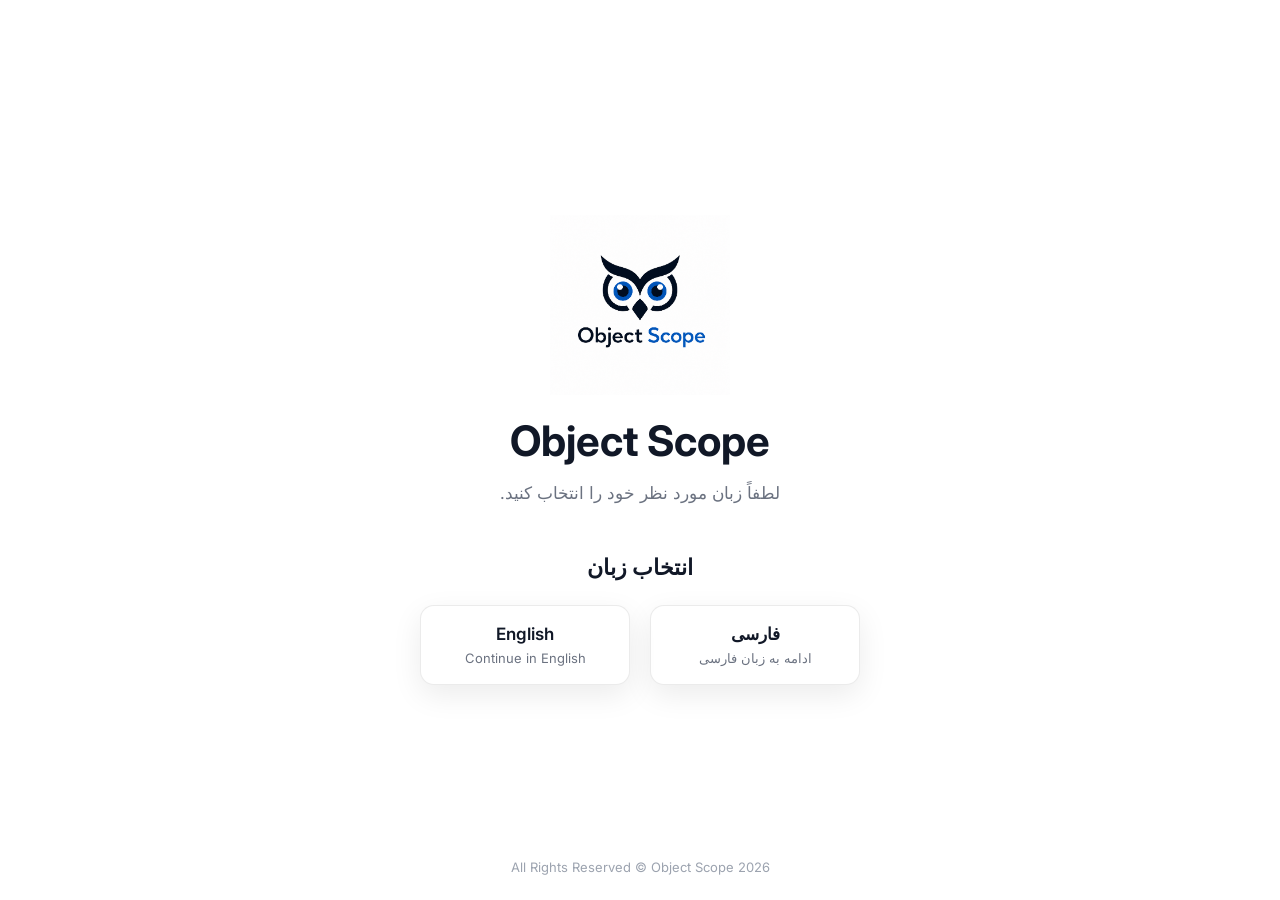
<file: index.html>
<!DOCTYPE html>
<html lang="fa" dir="rtl">
    <head>
        <meta charset="UTF-8">
        <meta name="viewport" content="width=device-width, initial-scale=1.0">

        <title>Object Scope</title>

        <style>
            @import url('https://fonts.googleapis.com/css2?family=Inter:wght@400;500;600;700;800&display=swap');

            * {
                margin: 0;
                padding: 0;
                box-sizing: border-box;
                font-family: 'Inter', sans-serif;
            }

            html,
            body {
                width: 100%;
                height: 100%;
            }

            body {
                background: #ffffff;
                color: #111827;
            }

            .language-page {
                min-height: 100vh;
                display: flex;
                justify-content: center;
                align-items: center;
                padding: 25px;
            }

            .language-container {
                width: 100%;
                max-width: 650px;
                text-align: center;
            }

            .brand {
                display: flex;
                flex-direction: column;
                align-items: center;
                justify-content: center;
                margin-bottom: 45px;
            }

            .brand img {
                width: clamp(120px, 20vw, 180px);
                height: auto;
                object-fit: contain;
                margin-bottom: 20px;
                animation: logoFade 1.2s ease-in-out infinite alternate;
            }

            .brand h1 {
                font-size: clamp(28px, 5vw, 42px);
                font-weight: 700;
                color: #111827;
                margin-bottom: 12px;
            }

            .brand p {
                font-size: 17px;
                color: #6b7280;
                line-height: 1.8;
            }

            .language-title {
                font-size: 22px;
                font-weight: 600;
                color: #111827;
                margin-bottom: 25px;
            }

            .language-options {
                display: flex;
                justify-content: center;
                gap: 20px;
            }

            .language-btn {
                width: 210px;
                padding: 18px 25px;
                border-radius: 14px;
                border: 1px solid rgba(0, 0, 0, 0.08);
                background: #ffffff;
                color: #111827;
                text-decoration: none;
                font-size: 17px;
                font-weight: 600;
                box-shadow: 0 10px 30px rgba(0, 0, 0, 0.08);
                transition: 0.3s;
            }

            .language-btn:hover {
                transform: translateY(-5px);
                border-color: #2563eb;
                color: #2563eb;
                box-shadow: 0 15px 35px rgba(37, 99, 235, 0.12);
            }

            .language-btn span {
                display: block;
                margin-top: 6px;
                font-size: 13px;
                font-weight: 400;
                color: #6b7280;
            }

            .footer {
                position: fixed;
                bottom: 25px;
                left: 0;
                width: 100%;
                text-align: center;
            }

            .footer p {
                color: #9ca3af;
                font-size: 13px;
            }

            @keyframes logoFade {
                from {
                    transform: scale(0.95);
                    opacity: 0.7;
                }

                to {
                    transform: scale(1.05);
                    opacity: 1;
                }
            }

            @media (max-width: 600px) {
                .language-options {
                    flex-direction: column;
                    align-items: center;
                }

                .language-btn {
                    width: 100%;
                    max-width: 300px;
                }

                .brand {
                    margin-bottom: 35px;
                }

                .language-title {
                    font-size: 20px;
                }
            }
        </style>
    </head>
    <body>
        <main class="language-page">
            <div class="language-container">
                <div class="brand">
                    <img
                        src="dashboard/assets/images/brandmark.png"
                        alt="Object Scope"
                    >
                    <h1>Object Scope</h1>
                    <p>
                        لطفاً زبان مورد نظر خود را انتخاب کنید.
                    </p>
                </div>
                <h2 class="language-title">
                    انتخاب زبان
                </h2>
                <div class="language-options">
                    <a href="indexfa" class="language-btn">
                        فارسی
                        <span>ادامه به زبان فارسی</span>
                    </a>
                    <a href="indexen" class="language-btn">
                        English
                        <span>Continue in English</span>
                    </a>
                </div>
            </div>
        </main>
        <footer class="footer">
            <p>
                All Rights Reserved © Object Scope 2026
            </p>
        </footer>
    </body>
</html>
</file>
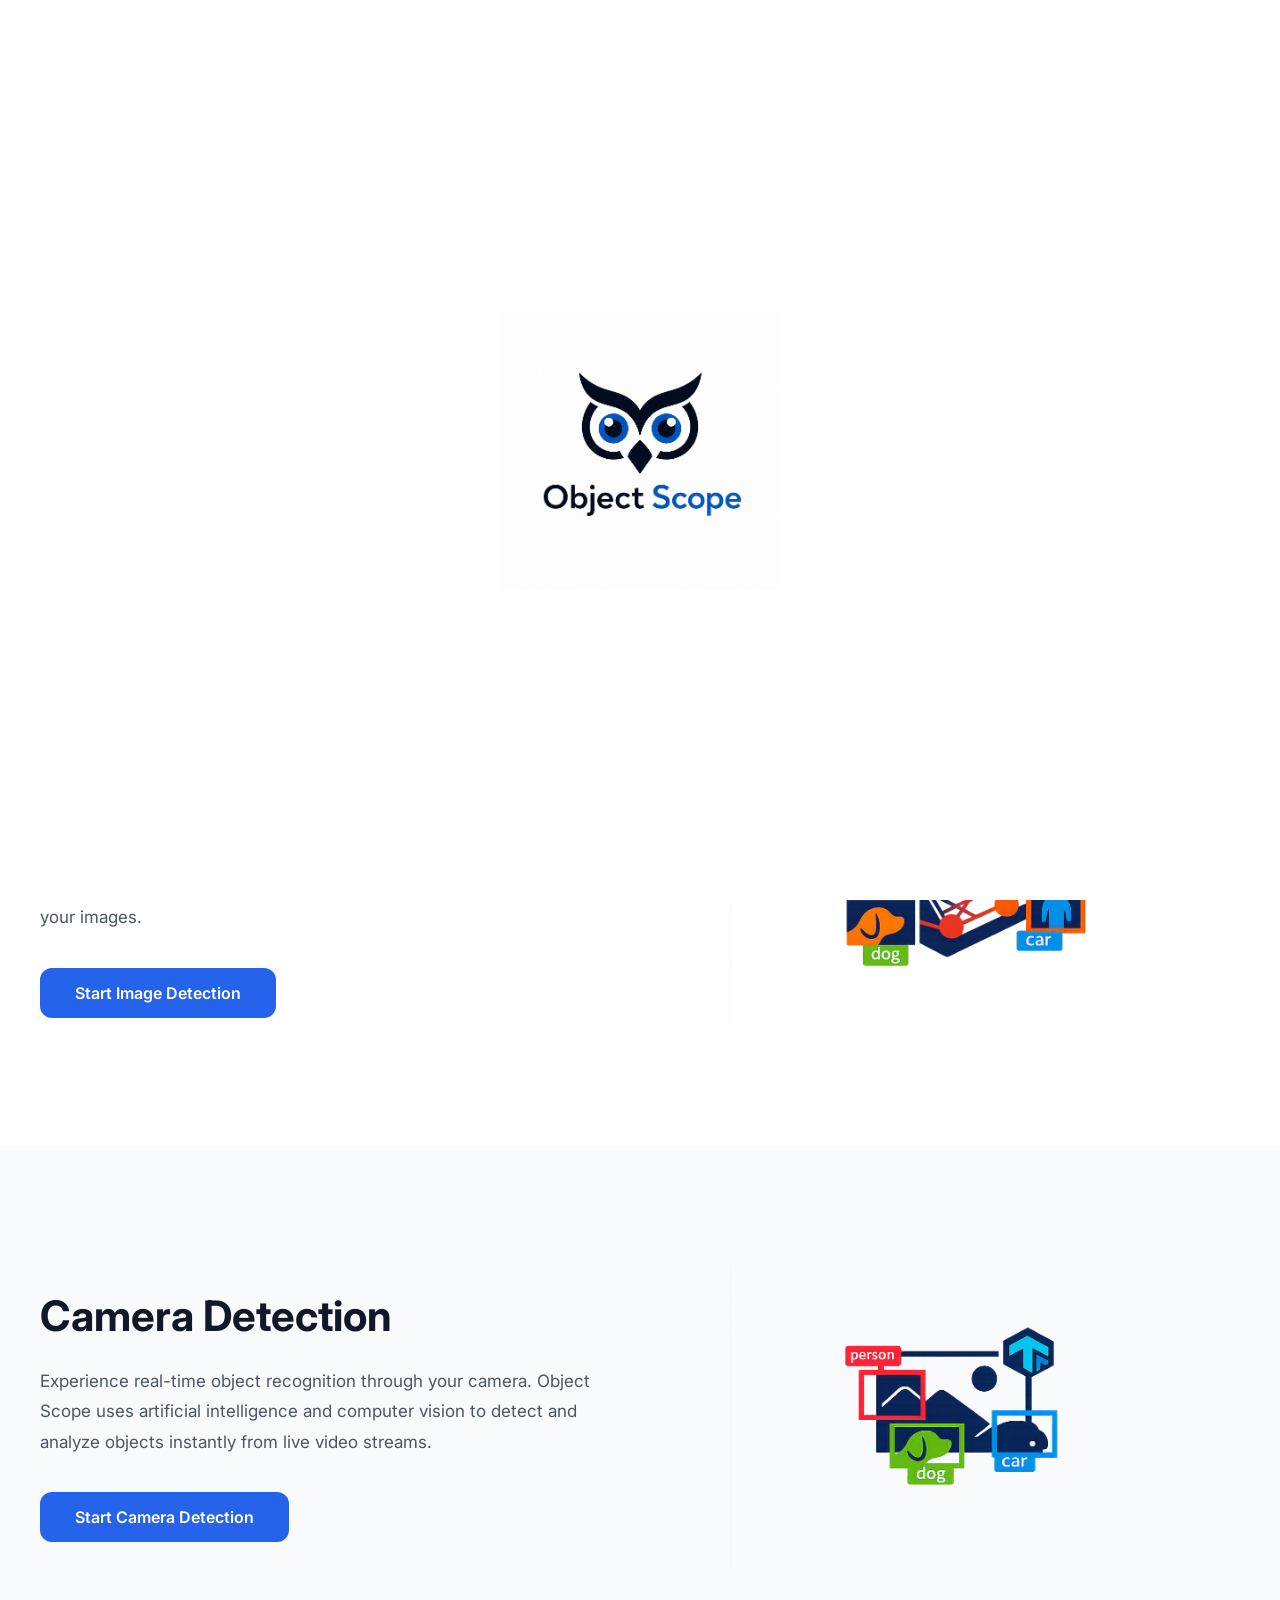
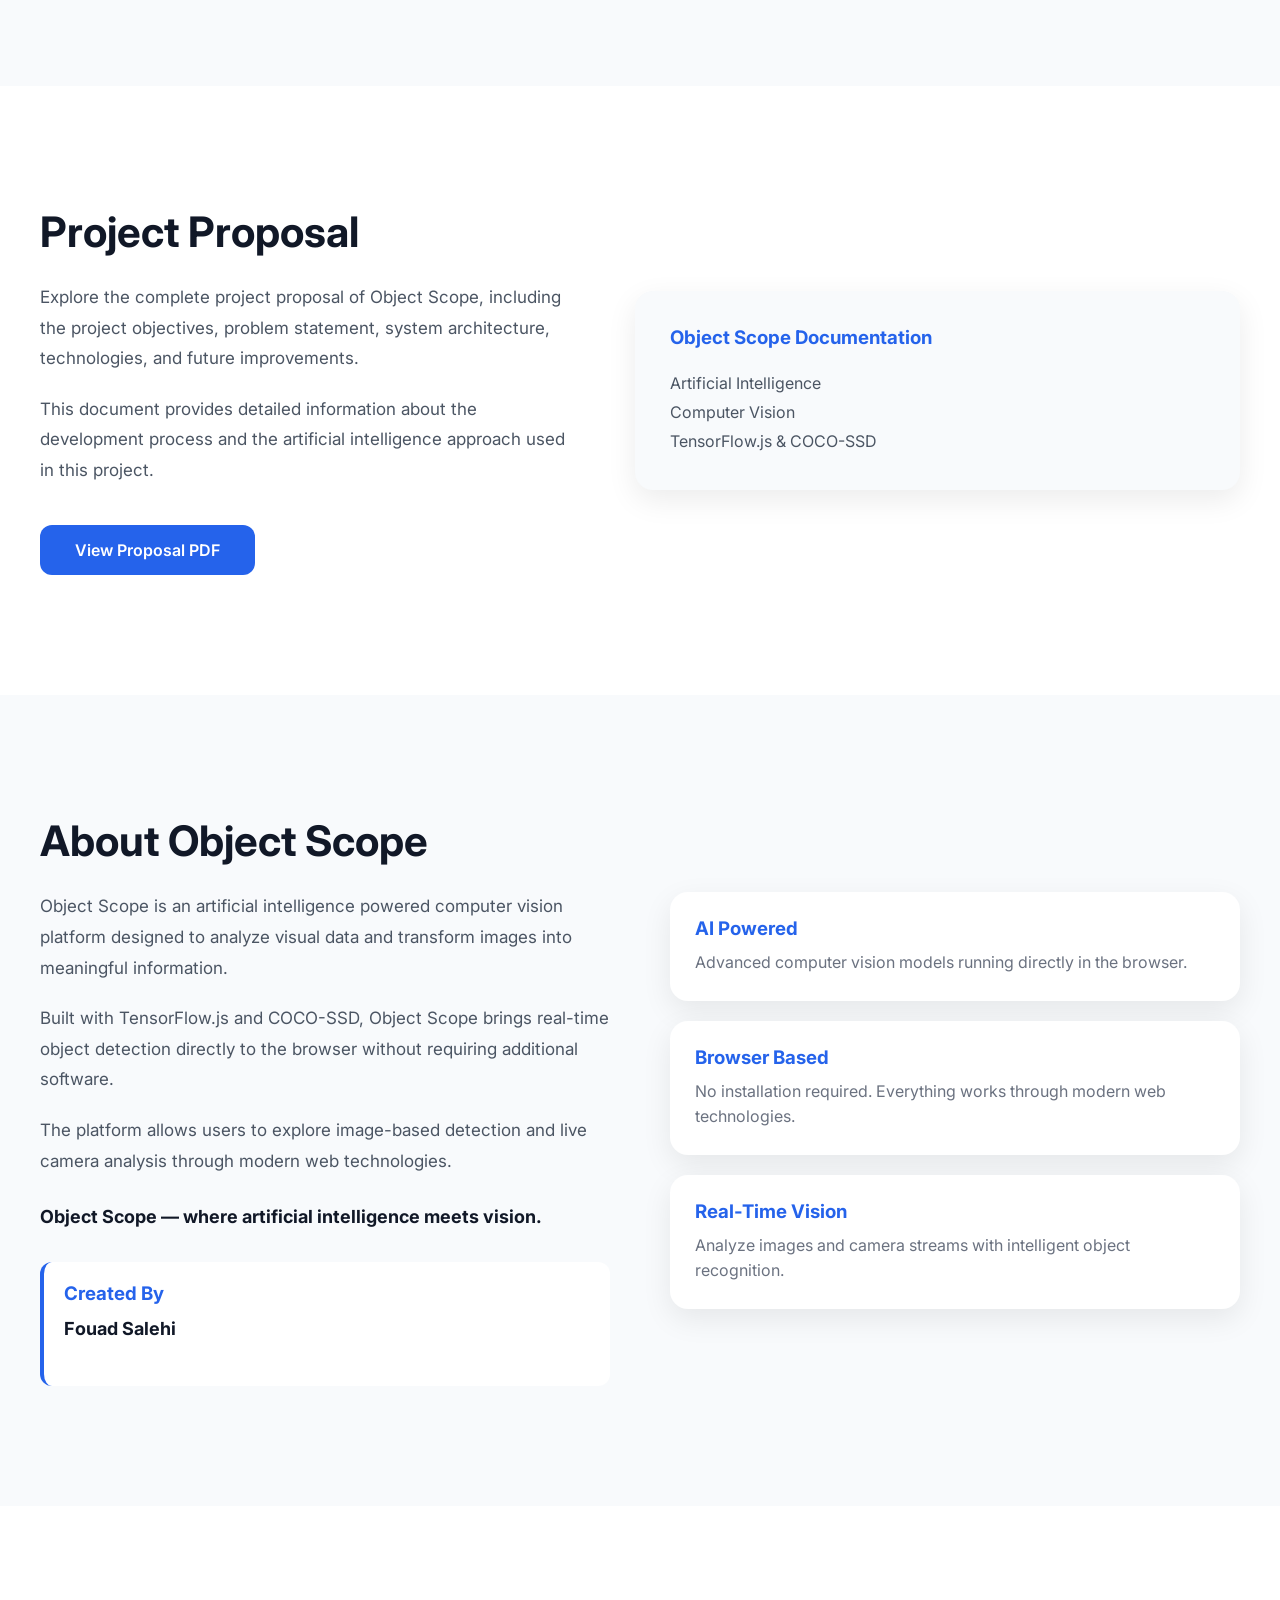
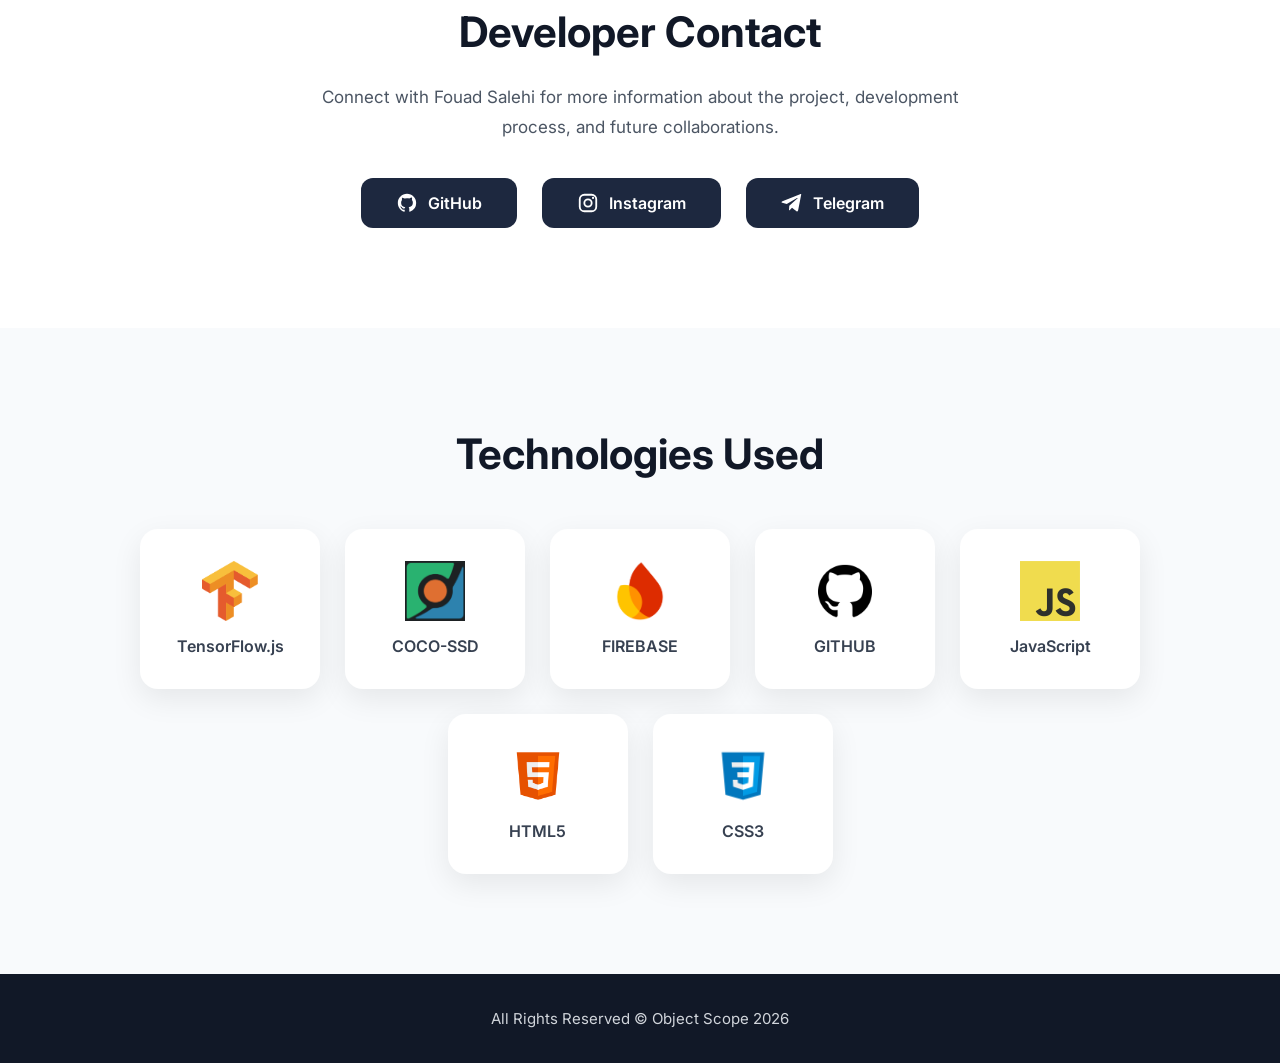
<file: indexen.html>
<!DOCTYPE html>
<html lang="en">
    <head>
        <meta charset="UTF-8">
        <meta name="viewport" content="width=device-width, initial-scale=1.0">
        <title>Object Scope</title>

        <link rel="stylesheet" href="dashboard/assets/css/stylesheet.css">

        <script src="dashboard/assets/js/engine.js" defer></script>
    </head>
    <body>
        <div id="splash-screen">
            <img src="dashboard/assets/images/brandmark.png" alt="Object Scope" class="splash-logo">
        </div>
        <header class="navbar">
            <div class="nav-container">
                <a href="/" class="brand">
                    <img src="dashboard/assets/images/brandmark.png" alt="Object Scope">
                    <span>Object Scope</span>
                </a>
                <nav class="nav-menu">
                    <a href="/indexen">Home</a>
                    <a href="#features">Features</a>
                    <a href="#image-detection">Image Detection</a>
                    <a href="#camera-detection">Camera Detection</a>
                    <a href="#proposal">Proposal</a>
                    <a href="#about">About</a>
                </nav>
                <button class="menu-toggle" id="menu-toggle">
                    ☰
                </button>
            </div>
        </header>
        <main>
            <article>
                <section class="features" id="features">
                    <div class="features-container">
                        <div class="features-text">
                            <h2>
                                See Beyond The Image
                            </h2>
                            <p class="quote">
                                Not just an image,  
                                but a universe of information waiting to be discovered.
                            </p>
                            <p>
                                Every frame tells a story, every detection reveals a new perspective.
                                Object Scope uses artificial intelligence to analyze visual data
                                and transform pixels into meaningful insights.
                            </p>
                            <span>
                                Object Scope — where artificial intelligence meets vision.
                            </span>
                        </div>
                        <div class="features-card">

                            <div class="feature-item">
                                <h3>AI Vision</h3>
                                <p>
                                    Intelligent object recognition powered by modern deep learning.
                                </p>
                            </div>
                            <div class="feature-item">
                                <h3>Real-Time Detection</h3>
                                <p>
                                    Detect objects instantly through your camera stream.
                                </p>
                            </div>
                            <div class="feature-item">
                                <h3>Smart Analysis</h3>
                                <p>
                                    Convert images into valuable visual information.
                                </p>
                            </div>
                        </div>
                    </div>
                </section>
                <section class="image-detection" id="image-detection">
                    <div class="image-detection-container">
                        <div class="image-detection-content">
                            <h2>
                                Image Detection
                            </h2>
                            <p>
                                Upload an image and let artificial intelligence analyze every detail. Object Scope uses advanced computer vision to identify objects, understand visual content, and provide accurate detection results from your images.
                            </p>
                            <a href="/image-detection" class="detection-btn">
                                Start Image Detection
                            </a>
                        </div>
                        <div class="image-detection-visual">
                            <img src="dashboard/assets/images/image-detection.png" alt="Image Detection">
                        </div>
                    </div>
                </section>
                <section class="camera-detection" id="camera-detection">
                    <div class="camera-detection-container">
                        <div class="camera-detection-content">
                            <h2>
                                Camera Detection
                            </h2>
                            <p>
                                Experience real-time object recognition through your camera.
                                Object Scope uses artificial intelligence and computer vision
                                to detect and analyze objects instantly from live video streams.
                            </p>
                            <a href="/camera-detection" class="detection-btn">
                                Start Camera Detection
                            </a>
                        </div>
                        <div class="camera-detection-visual">
                            <img src="dashboard/assets/images/camera-detection.png" alt="Camera Detection">
                        </div>
                    </div>
                </section>
                <section class="proposal" id="proposal">
                    <div class="proposal-container">
                        <div class="proposal-content">
                            <h2>
                                Project Proposal
                            </h2>
                            <p>
                                Explore the complete project proposal of Object Scope, including the project objectives, problem statement, system architecture, technologies, and future improvements.
                            </p>
                            <p>
                                This document provides detailed information about the development process and the artificial intelligence approach used in this project.
                            </p>
                            <div class="proposal-buttons">
                                <a href="dashboard/assets/files/proposal/Object Scope  Real-Time and Image-Based Object Detection with COCO-SSD and TensorFlow.js.pdf" target="_blank" class="proposal-btn">
                                    View Proposal PDF
                                </a>
                            </div>
                        </div>
                        <div class="proposal-card">
                            <h3>
                                Object Scope Documentation
                            </h3>
                            <p>
                                Artificial Intelligence
                            </p>
                            <p>
                                Computer Vision
                            </p>
                            <p>
                                TensorFlow.js & COCO-SSD
                            </p>
                        </div>
                    </div>
                </section>
                <section class="about" id="about">
                    <div class="about-container">
                        <div class="about-content">
                            <h2>
                                About Object Scope
                            </h2>
                            <p>
                                Object Scope is an artificial intelligence powered computer vision platform designed to analyze visual data and transform images into meaningful information.
                            </p>
                            <p>
                                Built with TensorFlow.js and COCO-SSD, Object Scope brings real-time object detection directly to the browser without requiring additional software.
                            </p>
                            <p>
                                The platform allows users to explore image-based detection and live camera analysis through modern web technologies.
                            </p>
                            <span>
                                Object Scope — where artificial intelligence meets vision.
                            </span>
                            <div class="creator">
                                <h3>
                                    Created By
                                </h3>
                                <p>
                                    Fouad Salehi
                                </p>
                            </div>
                        </div>
                        <div class="about-card">
                            <div class="about-item">
                                <h3>
                                    AI Powered
                                </h3>
                                <p>
                                    Advanced computer vision models running directly in the browser.
                                </p>
                            </div>
                            <div class="about-item">
                                <h3>
                                    Browser Based
                                </h3>
                                <p>
                                    No installation required. Everything works through modern web technologies.
                                </p>
                            </div>
                            <div class="about-item">
                                <h3>
                                    Real-Time Vision
                                </h3>
                                <p>
                                    Analyze images and camera streams with intelligent object recognition.
                                </p>
                            </div>
                        </div>
                    </div>
                </section>
                <section class="developer-contact">
                    <div class="developer-contact-container">
                        <h2>
                            Developer Contact
                        </h2>
                        <p>
                            Connect with Fouad Salehi for more information about the project, development process, and future collaborations.
                        </p>
                        <div class="developer-links">
                            <a href="https://github.com/fouad-salehi" target="_blank">
                                <svg viewBox="0 0 24 24">
                                    <path d="M12 2C6.48 2 2 6.48 2 12c0 4.42 2.87 8.17 6.84 9.49.5.09.66-.22.66-.48v-1.69c-2.78.6-3.37-1.34-3.37-1.34-.46-1.16-1.11-1.47-1.11-1.47-.91-.62.07-.61.07-.61 1 .07 1.53 1.03 1.53 1.03.89 1.53 2.34 1.09 2.91.83.09-.65.35-1.09.63-1.34-2.22-.25-4.56-1.11-4.56-4.94 0-1.09.39-1.98 1.03-2.68-.1-.25-.45-1.27.1-2.64 0 0 .84-.27 2.75 1.02A9.56 9.56 0 0 1 12 6.8c.85 0 1.7.11 2.5.34 1.9-1.29 2.74-1.02 2.74-1.02.55 1.37.2 2.39.1 2.64.64.7 1.03 1.59 1.03 2.68 0 3.84-2.34 4.69-4.57 4.93.36.31.68.92.68 1.85v2.74c0 .27.18.58.67.48A10 10 0 0 0 22 12c0-5.52-4.48-10-10-10z"/>
                                </svg>
                                GitHub
                            </a>
                            <a href="https://www.instagram.com/fouad_salehi" target="_blank">
                                <svg xmlns="http://www.w3.org/2000/svg" viewBox="0 0 24 24">
                                    <rect x="3" y="3" width="18" height="18" rx="5" fill="none" stroke="currentColor" stroke-width="2"/>
                                    <circle cx="12" cy="12" r="4" fill="none" stroke="currentColor" stroke-width="2"/>
                                    <circle cx="17.5" cy="6.5" r="1.2" fill="currentColor"/>
                                </svg>
                                Instagram
                            </a>
                            <a href="https://t.me/fouad_salehi" target="_blank">
                                <svg viewBox="0 0 24 24">
                                    <path d="M21.9 3.6 18.7 20c-.24 1.16-.88 1.45-1.78.9l-4.9-3.62-2.36 2.27c-.26.26-.48.48-.98.48l.35-5 9.1-8.22c.4-.35-.09-.55-.62-.2L6.25 13.2l-4.92-1.54c-1.07-.34-1.09-1.07.22-1.58L20.78 2.4c.9-.33 1.68.2 1.12 1.2z"/>
                                </svg>
                                Telegram
                            </a>
                        </div>
                    </div>
                </section>
                <section class="technologies">
                    <div class="technologies-container">
                        <h2>
                            Technologies Used
                        </h2>
                        <div class="technology-list">
                            <div class="technology-item">
                                <img src="dashboard/assets/images/technologyUsed/tensorflow.png" alt="TensorFlow.js">
                                <span>
                                    TensorFlow.js
                                </span>
                            </div>
                            <div class="technology-item">
                                <img src="dashboard/assets/images/technologyUsed/coco-ssd.png" alt="COCO-SSD">
                                <span>
                                    COCO-SSD
                                </span>
                            </div>
                            <div class="technology-item">
                                <img src="dashboard/assets/images/technologyUsed/firebase.png" alt="FIREBASE">
                                <span>
                                    FIREBASE
                                </span>
                            </div>
                            <div class="technology-item">
                                <img src="dashboard/assets/images/technologyUsed/github.png" alt="HTML">
                                <span>
                                    GITHUB
                                </span>
                            </div>
                            <div class="technology-item">
                                <img src="dashboard/assets/images/technologyUsed/javascript.png" alt="JavaScript">
                                <span>
                                    JavaScript
                                </span>
                            </div>
                            <div class="technology-item">
                                <img src="dashboard/assets/images/technologyUsed/html.png" alt="HTML">
                                <span>
                                    HTML5
                                </span>
                            </div>
                            <div class="technology-item">
                                <img src="dashboard/assets/images/technologyUsed/css.png" alt="CSS">
                                <span>
                                    CSS3
                                </span>
                            </div>
                        </div>
                    </div>
                </section>
            </article>
            <!-- <aside></aside> -->
        </main>
        <footer class="footer">
            <div class="footer-container">
                <p>
                    All Rights Reserved © Object Scope 2026
                </p>
            </div>
        </footer>
    </body>
</html>
</file>
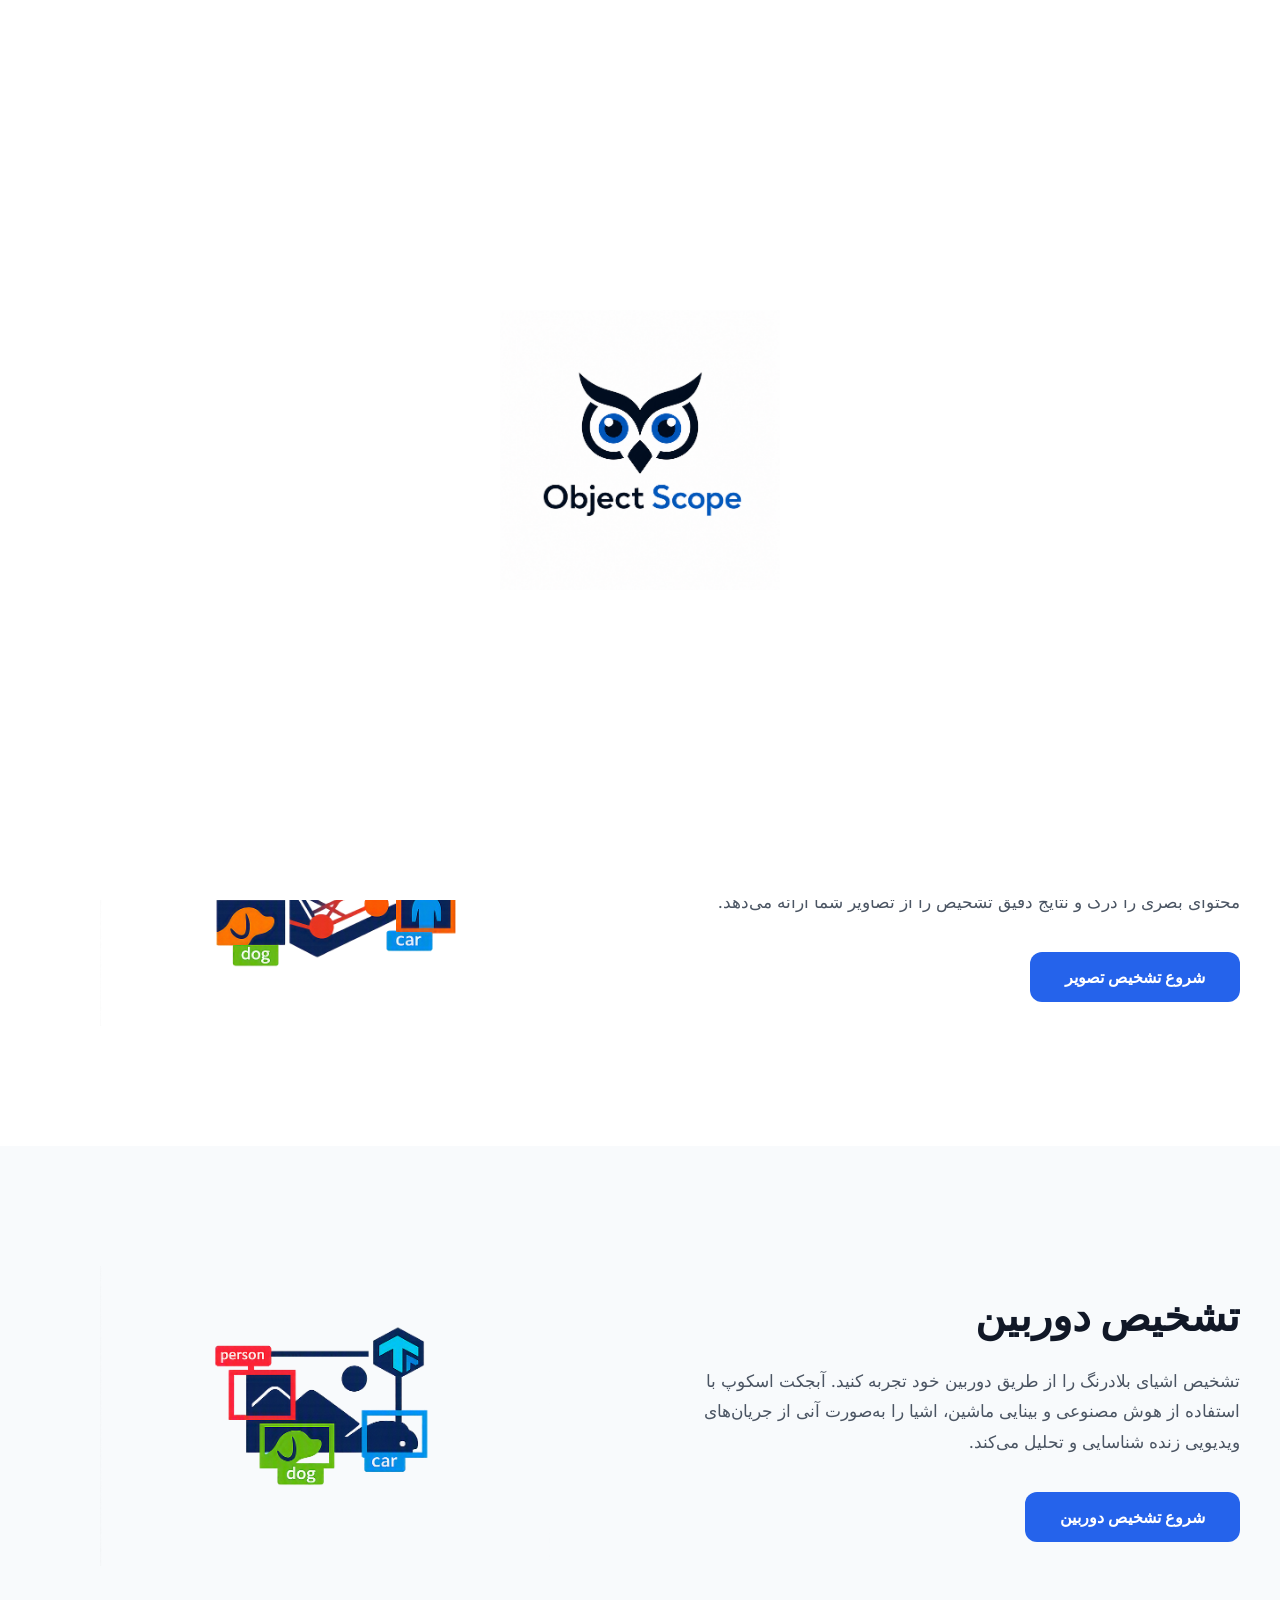
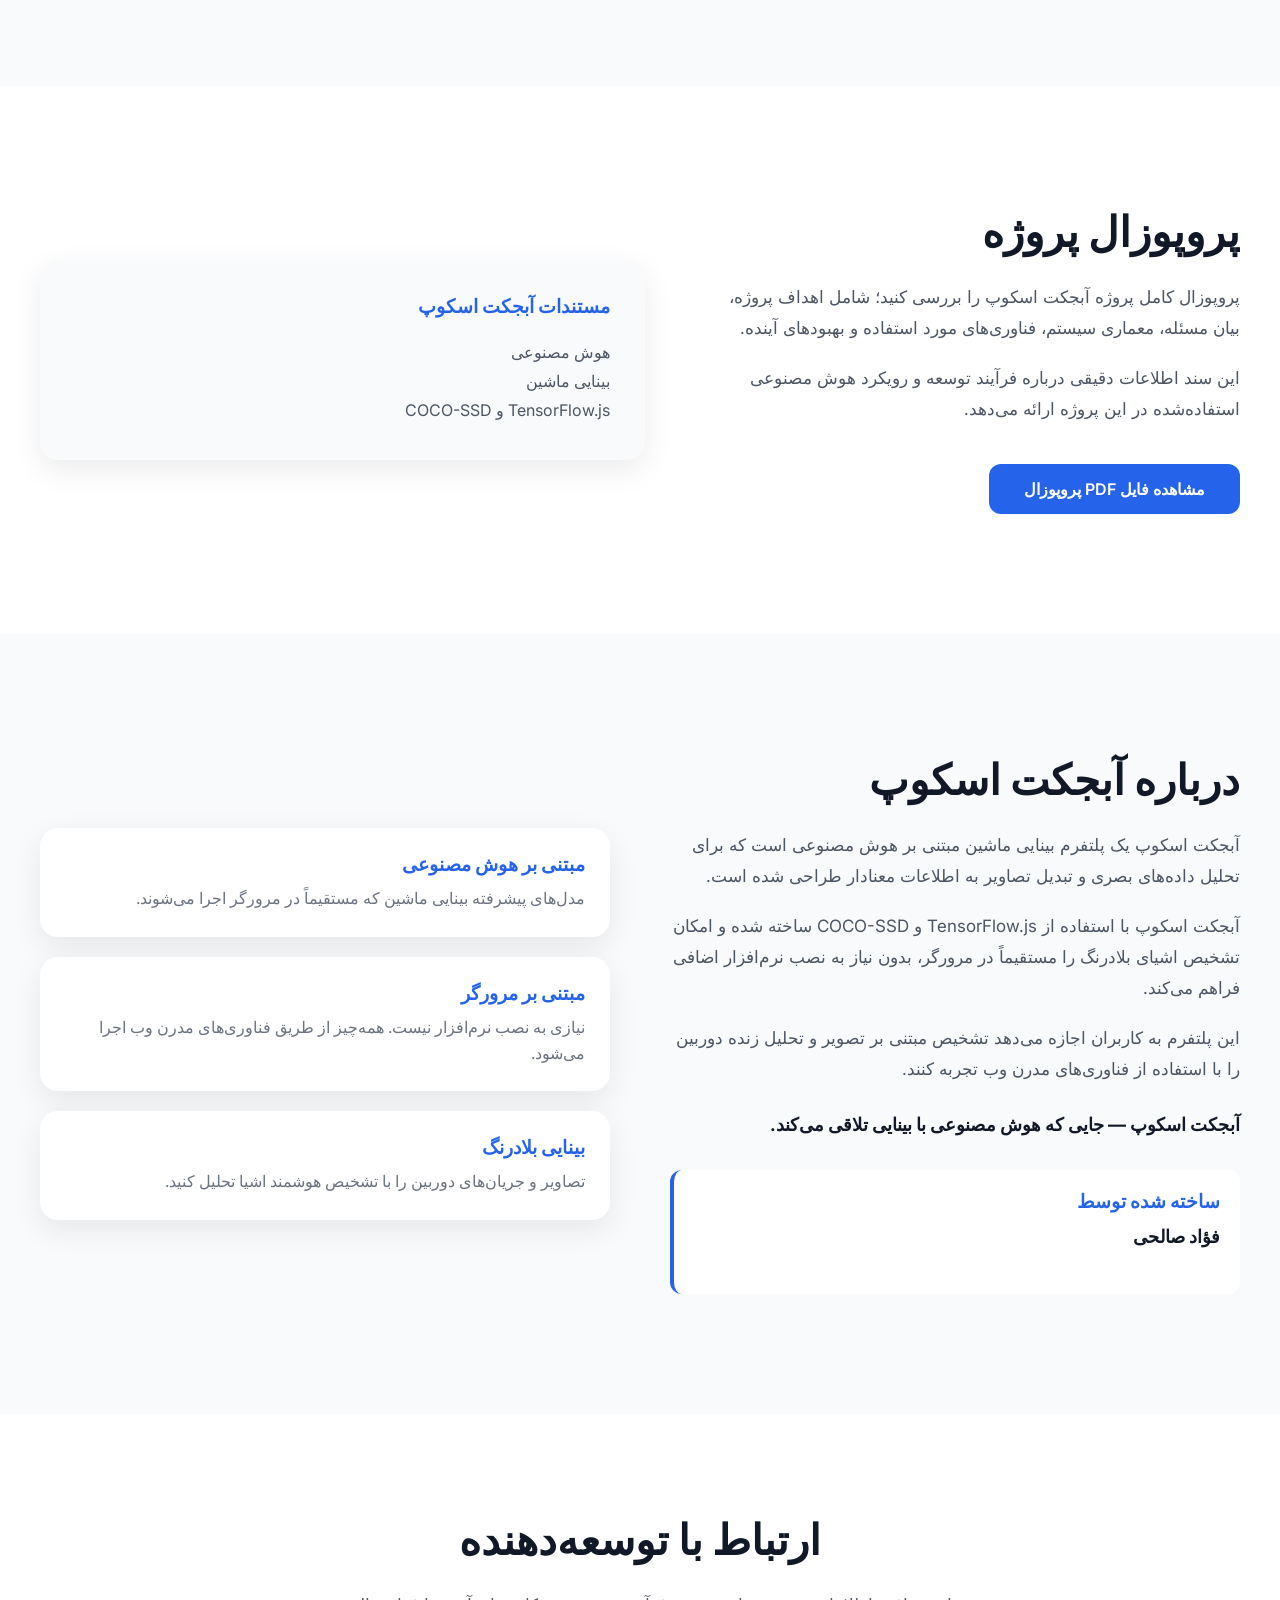
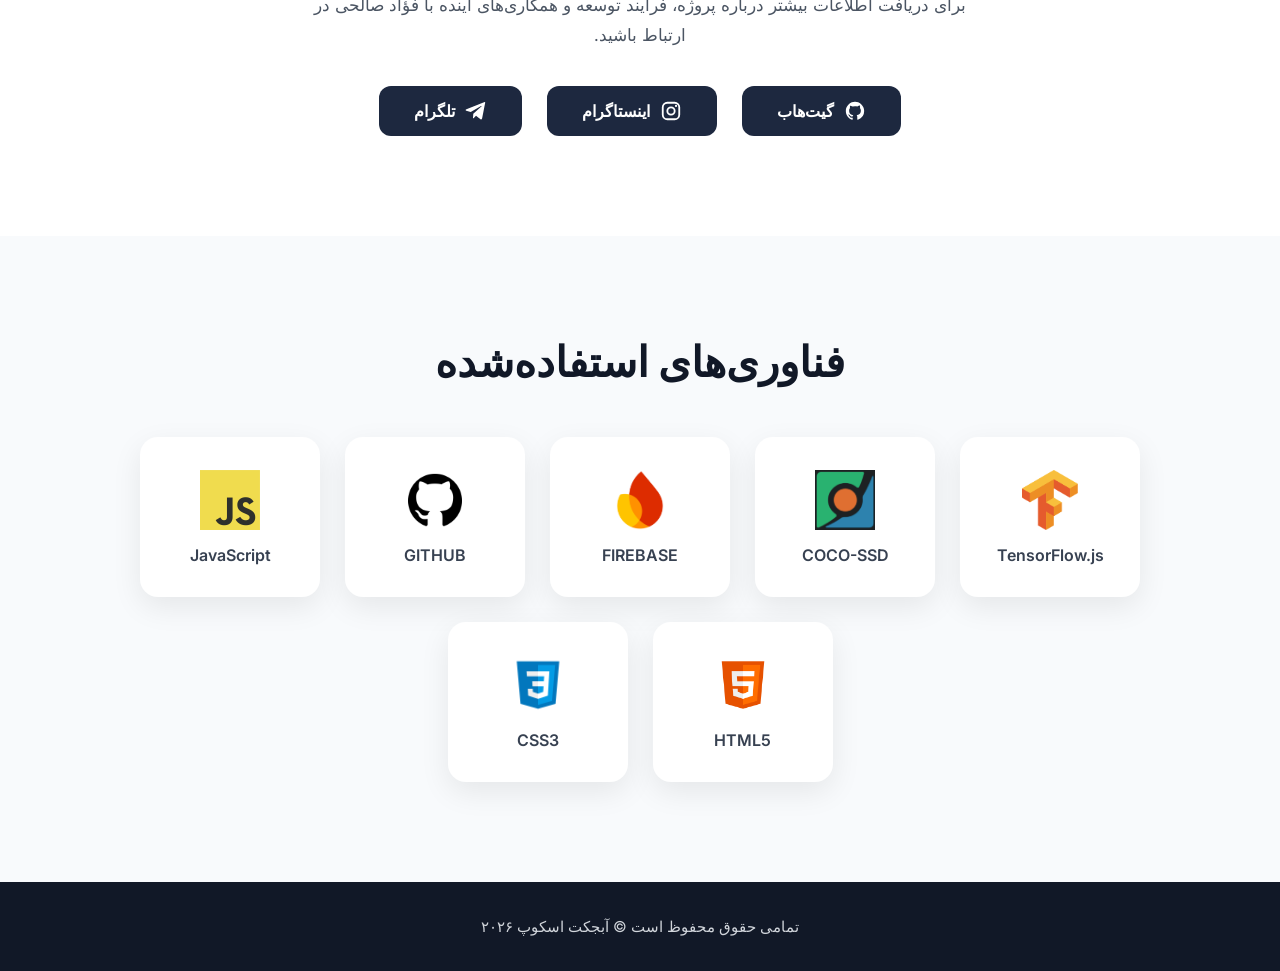
<file: indexfa.html>
<!DOCTYPE html>
<html lang="fa" dir="rtl">
    <head>
        <meta charset="UTF-8">
        <meta name="viewport" content="width=device-width, initial-scale=1.0">
        <title>آبجکت اسکوپ</title>

        <link rel="stylesheet" href="dashboard/assets/css/stylesheet.css">

        <script src="dashboard/assets/js/engine.js" defer></script>
    </head>
    <body>
        <div id="splash-screen">
            <img src="dashboard/assets/images/brandmark.png" alt="آبجکت اسکوپ" class="splash-logo">
        </div>
        <header class="navbar">
            <div class="nav-container">
                <a href="/" class="brand">
                    <img src="dashboard/assets/images/brandmark.png" alt="آبجکت اسکوپ">
                    <span>آبجکت اسکوپ</span>
                </a>
                <nav class="nav-menu">
                    <a href="/indexfa">خانه</a>
                    <a href="#features">ویژگی‌ها</a>
                    <a href="#image-detection">تشخیص تصویر</a>
                    <a href="#camera-detection">تشخیص دوربین</a>
                    <a href="#proposal">پروپوزال</a>
                    <a href="#about">درباره</a>
                </nav>
                <button class="menu-toggle" id="menu-toggle">
                    ☰
                </button>
            </div>
        </header>
        <main>
            <article>
                <section class="features" id="features">
                    <div class="features-container">
                        <div class="features-text">
                            <h2>
                                فراتر از تصویر را ببینید
                            </h2>
                            <p class="quote">
                                فقط یک تصویر نیست،
                                بلکه جهانی از اطلاعات است که در انتظار کشف شدن است.
                            </p>
                            <p>
                                هر فریم داستانی را روایت می‌کند و هر تشخیص، دیدگاه جدیدی را آشکار می‌سازد.
                                آبجکت اسکوپ از هوش مصنوعی برای تحلیل داده‌های بصری استفاده می‌کند
                                و پیکسل‌ها را به اطلاعاتی معنادار تبدیل می‌کند.
                            </p>
                            <span>
                                آبجکت اسکوپ — جایی که هوش مصنوعی با بینایی تلاقی می‌کند.
                            </span>
                        </div>
                        <div class="features-card">
                            <div class="feature-item">
                                <h3>بینایی هوش مصنوعی</h3>
                                <p>
                                    تشخیص هوشمند اشیا با استفاده از یادگیری عمیق مدرن.
                                </p>
                            </div>
                            <div class="feature-item">
                                <h3>تشخیص بلادرنگ</h3>
                                <p>
                                    اشیا را به‌صورت آنی از طریق جریان دوربین خود تشخیص دهید.
                                </p>
                            </div>
                            <div class="feature-item">
                                <h3>تحلیل هوشمند</h3>
                                <p>
                                    تصاویر را به اطلاعات بصری ارزشمند تبدیل کنید.
                                </p>
                            </div>
                        </div>
                    </div>
                </section>
                <section class="image-detection" id="image-detection">
                    <div class="image-detection-container">
                        <div class="image-detection-content">
                            <h2>
                                تشخیص تصویر
                            </h2>
                            <p>
                                یک تصویر را بارگذاری کنید و اجازه دهید هوش مصنوعی تمام جزئیات آن را تحلیل کند.
                                آبجکت اسکوپ با استفاده از بینایی ماشین پیشرفته، اشیا را شناسایی،
                                محتوای بصری را درک و نتایج دقیق تشخیص را از تصاویر شما ارائه می‌دهد.
                            </p>
                            <a href="/image-detection-fa" class="detection-btn">
                                شروع تشخیص تصویر
                            </a>
                        </div>
                        <div class="image-detection-visual">
                            <img src="dashboard/assets/images/image-detection.png" alt="تشخیص تصویر">
                        </div>
                    </div>
                </section>
                <section class="camera-detection" id="camera-detection">
                    <div class="camera-detection-container">
                        <div class="camera-detection-content">
                            <h2>
                                تشخیص دوربین
                            </h2>
                            <p>
                                تشخیص اشیای بلادرنگ را از طریق دوربین خود تجربه کنید.
                                آبجکت اسکوپ با استفاده از هوش مصنوعی و بینایی ماشین،
                                اشیا را به‌صورت آنی از جریان‌های ویدیویی زنده شناسایی و تحلیل می‌کند.
                            </p>
                            <a href="/camera-detection-fa" class="detection-btn">
                                شروع تشخیص دوربین
                            </a>
                        </div>
                        <div class="camera-detection-visual">
                            <img src="dashboard/assets/images/camera-detection.png" alt="تشخیص دوربین">
                        </div>
                    </div>
                </section>
                <section class="proposal" id="proposal">
                    <div class="proposal-container">
                        <div class="proposal-content">
                            <h2>
                                پروپوزال پروژه
                            </h2>
                            <p>
                                پروپوزال کامل پروژه آبجکت اسکوپ را بررسی کنید؛
                                شامل اهداف پروژه، بیان مسئله، معماری سیستم،
                                فناوری‌های مورد استفاده و بهبودهای آینده.
                            </p>
                            <p>
                                این سند اطلاعات دقیقی درباره فرآیند توسعه
                                و رویکرد هوش مصنوعی استفاده‌شده در این پروژه ارائه می‌دهد.
                            </p>
                            <div class="proposal-buttons">
                                <a href="dashboard/assets/files/proposal/Object Scope  Real-Time and Image-Based Object Detection with COCO-SSD and TensorFlow.js.pdf"
                                   target="_blank"
                                   class="proposal-btn">
                                    مشاهده فایل PDF پروپوزال
                                </a>
                            </div>
                        </div>
                        <div class="proposal-card">
                            <h3>
                                مستندات آبجکت اسکوپ
                            </h3>
                            <p>
                                هوش مصنوعی
                            </p>
                            <p>
                                بینایی ماشین
                            </p>
                            <p>
                                TensorFlow.js و COCO-SSD
                            </p>
                        </div>
                    </div>
                </section>
                <section class="about" id="about">
                    <div class="about-container">
                        <div class="about-content">
                            <h2>
                                درباره آبجکت اسکوپ
                            </h2>
                            <p>
                                آبجکت اسکوپ یک پلتفرم بینایی ماشین مبتنی بر هوش مصنوعی است
                                که برای تحلیل داده‌های بصری و تبدیل تصاویر به اطلاعات معنادار طراحی شده است.
                            </p>
                            <p>
                                آبجکت اسکوپ با استفاده از TensorFlow.js و COCO-SSD ساخته شده
                                و امکان تشخیص اشیای بلادرنگ را مستقیماً در مرورگر،
                                بدون نیاز به نصب نرم‌افزار اضافی فراهم می‌کند.
                            </p>
                            <p>
                                این پلتفرم به کاربران اجازه می‌دهد تشخیص مبتنی بر تصویر
                                و تحلیل زنده دوربین را با استفاده از فناوری‌های مدرن وب تجربه کنند.
                            </p>
                            <span>
                                آبجکت اسکوپ — جایی که هوش مصنوعی با بینایی تلاقی می‌کند.
                            </span>
                            <div class="creator">
                                <h3>
                                    ساخته شده توسط
                                </h3>
                                <p>
                                    فؤاد صالحی
                                </p>
                            </div>
                        </div>
                        <div class="about-card">
                            <div class="about-item">
                                <h3>
                                    مبتنی بر هوش مصنوعی
                                </h3>
                                <p>
                                    مدل‌های پیشرفته بینایی ماشین که مستقیماً در مرورگر اجرا می‌شوند.
                                </p>
                            </div>
                            <div class="about-item">
                                <h3>
                                    مبتنی بر مرورگر
                                </h3>
                                <p>
                                    نیازی به نصب نرم‌افزار نیست. همه‌چیز از طریق فناوری‌های مدرن وب اجرا می‌شود.
                                </p>
                            </div>
                            <div class="about-item">
                                <h3>
                                    بینایی بلادرنگ
                                </h3>
                                <p>
                                    تصاویر و جریان‌های دوربین را با تشخیص هوشمند اشیا تحلیل کنید.
                                </p>
                            </div>
                        </div>
                    </div>
                </section>
                <section class="developer-contact">
                    <div class="developer-contact-container">
                        <h2>
                            ارتباط با توسعه‌دهنده
                        </h2>
                        <p>
                            برای دریافت اطلاعات بیشتر درباره پروژه، فرآیند توسعه
                            و همکاری‌های آینده با فؤاد صالحی در ارتباط باشید.
                        </p>
                        <div class="developer-links">
                            <a href="https://github.com/fouad-salehi" target="_blank">
                                <svg viewBox="0 0 24 24">
                                    <path d="M12 2C6.48 2 2 6.48 2 12c0 4.42 2.87 8.17 6.84 9.49.5.09.66-.22.66-.48v-1.69c-2.78.6-3.37-1.34-3.37-1.34-.46-1.16-1.11-1.47-1.11-1.47-.91-.62.07-.61.07-.61 1 .07 1.53 1.03 1.53 1.03.89 1.53 2.34 1.09 2.91.83.09-.65.35-1.09.63-1.34-2.22-.25-4.56-1.11-4.56-4.94 0-1.09.39-1.98 1.03-2.68-.1-.25-.45-1.27.1-2.64 0 0 .84-.27 2.75 1.02A9.56 9.56 0 0 1 12 6.8c.85 0 1.7.11 2.5.34 1.9-1.29 2.74-1.02 2.74-1.02.55 1.37.2 2.39.1 2.64.64.7 1.03 1.59 1.03 2.68 0 3.84-2.34 4.69-4.57 4.93.36.31.68.92.68 1.85v2.74c0 .27.18.58.67.48A10 10 0 0 0 22 12c0-5.52-4.48-10-10-10z"/>
                                </svg>
                                گیت‌هاب
                            </a>
                            <a href="https://www.instagram.com/fouad_salehi" target="_blank">
                                <svg xmlns="http://www.w3.org/2000/svg" viewBox="0 0 24 24">
                                    <rect x="3" y="3" width="18" height="18" rx="5" fill="none" stroke="currentColor" stroke-width="2"/>
                                    <circle cx="12" cy="12" r="4" fill="none" stroke="currentColor" stroke-width="2"/>
                                    <circle cx="17.5" cy="6.5" r="1.2" fill="currentColor"/>
                                </svg>
                                اینستاگرام
                            </a>
                            <a href="https://t.me/fouad_salehi" target="_blank">
                                <svg viewBox="0 0 24 24">
                                    <path d="M21.9 3.6 18.7 20c-.24 1.16-.88 1.45-1.78.9l-4.9-3.62-2.36 2.27c-.26.26-.48.48-.98.48l.35-5 9.1-8.22c.4-.35-.09-.55-.62-.2L6.25 13.2l-4.92-1.54c-1.07-.34-1.09-1.07.22-1.58L20.78 2.4c.9-.33 1.68.2 1.12 1.2z"/>
                                </svg>
                                تلگرام
                            </a>
                        </div>
                    </div>
                </section>
                <section class="technologies">
                    <div class="technologies-container">
                        <h2>
                            فناوری‌های استفاده‌شده
                        </h2>
                        <div class="technology-list">
                            <div class="technology-item">
                                <img src="dashboard/assets/images/technologyUsed/tensorflow.png" alt="TensorFlow.js">
                                <span>
                                    TensorFlow.js
                                </span>
                            </div>
                            <div class="technology-item">
                                <img src="dashboard/assets/images/technologyUsed/coco-ssd.png" alt="COCO-SSD">
                                <span>
                                    COCO-SSD
                                </span>
                            </div>
                            <div class="technology-item">
                                <img src="dashboard/assets/images/technologyUsed/firebase.png" alt="FIREBASE">
                                <span>
                                    FIREBASE
                                </span>
                            </div>
                            <div class="technology-item">
                                <img src="dashboard/assets/images/technologyUsed/github.png" alt="GitHub">
                                <span>
                                    GITHUB
                                </span>
                            </div>
                            <div class="technology-item">
                                <img src="dashboard/assets/images/technologyUsed/javascript.png" alt="JavaScript">
                                <span>
                                    JavaScript
                                </span>
                            </div>
                            <div class="technology-item">
                                <img src="dashboard/assets/images/technologyUsed/html.png" alt="HTML">
                                <span>
                                    HTML5
                                </span>
                            </div>
                            <div class="technology-item">
                                <img src="dashboard/assets/images/technologyUsed/css.png" alt="CSS">
                                <span>
                                    CSS3
                                </span>
                            </div>
                        </div>
                    </div>
                </section>
            </article>
            <!-- <aside></aside> -->
        </main>
        <footer class="footer">
            <div class="footer-container">
                <p>
                    تمامی حقوق محفوظ است © آبجکت اسکوپ ۲۰۲۶
                </p>
            </div>
        </footer>
    </body>
</html>
</file>
<file: dashboard/assets/css/stylesheet.css>
@charset "UTF-8";

@import url('https://fonts.googleapis.com/css2?family=Inter:wght@400;500;600;700;800&display=swap');

@keyframes logoFade {
    from {
        transform: scale(0.95);
        opacity: 0.7;
    }

    to {
        transform: scale(1.05);
        opacity: 1;
    }
}

:root {
    --font-main: 'Inter', sans-serif;
}

html {
    scroll-behavior: smooth;
}

* {
    margin: 0;
    border: 0;
    padding: 0;
    box-sizing: border-box;
    font-family:var(--font-main);
}

#splash-screen {
    position: fixed;
    inset: 0;
    width: 100%;
    height: 100vh;
    display: flex;
    justify-content: center;
    align-items: center;
    background: #ffffff;
    z-index: 9999;
}

.splash-logo {
    width: clamp(120px, 25vw, 280px);
    height: auto;
    object-fit: contain;
    animation: logoFade 1.2s ease-in-out infinite alternate;
}

.navbar {
    position: fixed;
    top: 0;
    left: 0;
    width: 100%;
    height: 75px;
    background: rgba(255,255,255,0.85);
    backdrop-filter: blur(12px);
    z-index: 1000;
    border-bottom: 1px solid rgba(0,0,0,0.08);
}

.nav-container {
    max-width: 1200px;
    height: 100%;
    margin: auto;
    padding: 0 25px;
    display: flex;
    align-items: center;
    justify-content: space-between;
}

.brand {
    display: flex;
    align-items: center;
    gap: 12px;
    text-decoration: none;
    color: #111;
    font-size: 22px;
    font-weight: 700;
}

.brand img {
    width: 50px;
    height: 50px;
    object-fit: contain;
}

.nav-menu {
    display: flex;
    align-items: center;
    gap: 30px;
}

.nav-menu a {
    position: relative;
    text-decoration: none;
    color: #333;
    font-size: 15px;
    font-weight: 500;
    transition: 0.3s;
}

.nav-menu a::after {
    content:"";
    position:absolute;
    left:0;
    bottom:-8px;
    width:0;
    height:2px;
    background:#2563eb;
    transition:0.3s;
}

.nav-menu a:hover {

    color:#2563eb;

}

.nav-menu a:hover::after {
    width:100%;
}

.menu-toggle {
    display:none;
    border:none;
    background:none;
    font-size:30px;
    cursor:pointer;
}

.features {
    width:100%;
    padding:120px 25px;
    background:#f8fafc;
}

.features-container {
    max-width:1200px;
    margin:auto;
    display:flex;
    align-items:center;
    justify-content:space-between;
    gap:60px;
}

.features-text {
    flex:1;
}

.features-text h2 {
    font-size:42px;
    margin-bottom:25px;
    color:#111827;
}

.quote {
    font-size:24px;
    line-height:1.6;
    font-style:italic;
    color:#2563eb;
    margin-bottom:25px;
}

.features-text p {
    font-size:17px;
    line-height:1.8;
    color:#4b5563;
}

.features-text span {
    display:block;
    margin-top:30px;
    font-weight:700;
    font-size:18px;
    color:#111827;
}

.features-card {
    flex:1;
    display:flex;
    flex-direction:column;
    gap:20px;
}

.feature-item {
    padding:25px;
    border-radius:18px;
    background:white;
    box-shadow:0 10px 30px rgba(0,0,0,0.08);
    transition:.3s;
}

.feature-item:hover {
    transform:translateY(-8px);
}

.feature-item h3 {
    margin-bottom:10px;
    color:#2563eb;
}

.feature-item p {
    color:#6b7280;
    line-height:1.6;
}

.image-detection{
    width:100%;
    padding:120px 25px;
    background:#ffffff;
}

.image-detection-container{
    max-width:1200px;
    margin:auto;
    display:flex;
    align-items:center;
    justify-content:space-between;
    gap:60px;
}

.image-detection-content{
    flex:1;
}

.image-detection-content h2{
    font-size:42px;
    color:#111827;
    margin-bottom:25px;
}

.image-detection-content p{
    font-size:17px;
    line-height:1.8;
    color:#4b5563;
    margin-bottom:35px;
}

.detection-btn{
    display:inline-block;
    padding:15px 35px;
    border-radius:12px;
    background:#2563eb;
    color:white;
    text-decoration:none;
    font-size:16px;
    font-weight:600;
    transition:.3s;
}

.detection-btn:hover{
    background:#1d4ed8;
    transform:translateY(-3px);
}

.image-detection-visual{
    flex:1;
    display:flex;
    justify-content:center;
}

.image-detection-visual img{
    width:100%;
    max-width:450px;
    object-fit:contain;
}

.camera-detection{
    width:100%;
    padding:120px 25px;
    background:#f8fafc;
}

.camera-detection-container{
    max-width:1200px;
    margin:auto;
    display:flex;
    align-items:center;
    justify-content:space-between;
    gap:60px;
}

.camera-detection-content{
    flex:1;
}

.camera-detection-content h2{
    font-size:42px;
    color:#111827;
    margin-bottom:25px;
}

.camera-detection-content p{
    font-size:17px;
    line-height:1.8;
    color:#4b5563;
    margin-bottom:35px;
}

.camera-detection-visual{
    flex:1;
    display:flex;
    justify-content:center;
}

.camera-detection-visual img{
    width:100%;
    max-width:450px;
    object-fit:contain;
}

.proposal{
    width:100%;
    padding:120px 25px;
    background:#ffffff;
}


.proposal-container{
    max-width:1200px;
    margin:auto;
    display:flex;
    align-items:center;
    gap:60px;
}


.proposal-content{
    flex:1;
}


.proposal-content h2{
    font-size:42px;
    color:#111827;
    margin-bottom:25px;
}


.proposal-content p{
    font-size:17px;
    line-height:1.8;
    color:#4b5563;
    margin-bottom:20px;
}


.proposal-btn{
    display:inline-block;
    margin-top:20px;
    padding:15px 35px;
    border-radius:12px;
    background:#2563eb;
    color:white;
    text-decoration:none;
    font-size:16px;
    font-weight:600;
    transition:.3s;
}


.proposal-btn:hover{
    background:#1d4ed8;
    transform:translateY(-3px);
}


.proposal-card{
    flex:1;
    padding:35px;
    border-radius:18px;
    background:#f8fafc;
    box-shadow:0 10px 30px rgba(0,0,0,.08);
}


.proposal-card h3{
    color:#2563eb;
    margin-bottom:20px;
}


.proposal-card p{
    color:#4b5563;
    line-height:1.8;
}

.proposal-buttons{
    display:flex;
    gap:5px 20px;
    flex-wrap:wrap;
}

.about{
    width:100%;
    padding:120px 25px;
    background:#f8fafc;
}


.about-container{
    max-width:1200px;
    margin:auto;
    display:flex;
    align-items:center;
    gap:60px;
}

.about-content{
    flex:1;
}


.about-content h2{
    font-size:42px;
    color:#111827;
    margin-bottom:25px;
}

.about-content p{
    font-size:17px;
    line-height:1.8;
    color:#4b5563;
    margin-bottom:20px;
}

.about-content span{
    display:block;
    margin-top:30px;
    font-size:18px;
    font-weight:700;
    color:#111827;
}

.creator{
    margin-top:35px;
    padding:20px;
    border-left:4px solid #2563eb;
    background:white;
    border-radius:12px;
}


.creator h3{
    color:#2563eb;
    margin-bottom:8px;
}


.creator p{
    font-size:18px;
    font-weight:700;
    color:#111827;
}

.about-card{
    flex:1;
    display:flex;
    flex-direction:column;
    gap:20px;
}

.about-item{
    padding:25px;
    border-radius:18px;
    background:white;
    box-shadow:0 10px 30px rgba(0,0,0,.08);
    transition:.3s;
}

.about-item:hover{
    transform:translateY(-8px);
}

.about-item h3{
    margin-bottom:10px;
    color:#2563eb;
}

.about-item p{
    color:#6b7280;
    line-height:1.6;
}

.developer-contact{
    width:100%;
    padding:100px 25px;
    background:#ffffff;
}

.developer-contact-container{
    max-width:1200px;
    margin:auto;
    text-align:center;
}

.developer-contact-container h2{
    font-size:42px;
    color:#111827;
    margin-bottom:25px;
}

.developer-contact-container p{
    max-width:700px;
    margin:0 auto 35px;
    font-size:17px;
    line-height:1.8;
    color:#4b5563
}

.developer-links{
    display:flex;
    justify-content:center;
    gap:25px;
    flex-wrap:wrap;
}

.developer-links a{
    display:inline-block;
    padding:14px 35px;
    border-radius:12px;
    background:#1d283f;
    color:white;
    text-decoration:none;
    font-size:16px;
    font-weight:600;
    transition:.3s;
}

.developer-links a:hover{
    background:#5a6583;
    transform:translateY(-3px);
}

.developer-links a{
    display:flex;
    align-items:center;
    gap:10px;
}

.developer-links svg{
    width:22px;
    height:22px;
    fill:currentColor;
}

.technologies{
    width:100%;
    padding:100px 25px;
    background:#f8fafc;
}

.technologies-container{
    max-width:1200px;
    margin:auto;
    text-align:center;
}

.technologies-container h2{
    font-size:42px;
    color:#111827;
    margin-bottom:50px;
}

.technology-list{
    display:flex;
    justify-content:center;
    flex-wrap:wrap;
    gap:25px;
}

.technology-item{
    width:180px;
    height:160px;
    background:white;
    border-radius:18px;
    display:flex;
    flex-direction:column;
    justify-content:center;
    align-items:center;
    gap:15px;
    box-shadow:0 10px 30px rgba(0,0,0,.08);
    transition:.3s;
}

.technology-item:hover{
    transform:translateY(-8px);
}

.technology-item img{
    width:60px;
    height:60px;
    object-fit:contain;
}

.technology-item span{
    font-size:16px;
    font-weight:600;
    color:#374151;
}

.footer{
    width:100%;
    padding:35px 25px;
    background:#111827;
}

.footer-container{
    max-width:1200px;
    margin:auto;
    display:flex;
    justify-content:center;
    align-items:center;
}

.footer p{
    color:#d1d5db;
    font-size:15px;
    text-align:center;
}

.footer a{
    color:#2563eb;
    text-decoration:none;
    font-weight:700;
    transition:.3s;
}

.footer a:hover{
    color:#60a5fa;
}

@media (max-width: 480px) {
    .splash-logo {
        width: 45vw;
    }
}

@media(max-width:950px){

    .menu-toggle {
        display:block;
    }

    .nav-menu {
        position:absolute;
        top:75px;
        left:0;
        width:100%;
        background:white;
        flex-direction:column;
        gap:20px;
        padding:25px 0;
        display:none;
        box-shadow:0 10px 25px rgba(0,0,0,.1);
    }
    
    .nav-menu.active {
        display:flex;
    }

    .features-container{
        flex-direction:column;
    }

    .features-text h2{
        font-size:32px;
    }

    .quote{
        font-size:20px;
    }

    .image-detection-container{
        flex-direction:column;
    }

    .image-detection-content h2{
        font-size:32px;
    }

    .image-detection-content p{
        font-size:15px;
    }

    .image-detection-visual img{
        max-width:320px;
    }

    .camera-detection-container{
        flex-direction:column;
    }

    .camera-detection-content h2{
        font-size:32px;
    }

    .camera-detection-content p{
        font-size:15px;
    }

    .camera-detection-visual img{
        max-width:320px;
    }

    .proposal-container{
        flex-direction:column;
    }

    .proposal-content h2{
        font-size:32px;
    }

    .proposal-content p{
        font-size:15px;
    }

    .about-container{
        flex-direction:column;
    }

    .about-content h2{
        font-size:32px;
    }

    .about-content p{
        font-size:15px;
    }

    .developer-contact-container h2{

        font-size:32px;

    }

    .developer-contact-container p{
        font-size:15px;
    }

    .developer-links a{
        width:200px;
    }

    .technologies-container h2{
        font-size:32px;
    }

    .technology-item{
        width:150px;
        height:140px;
    }

}

@media (min-width: 481px) and (max-width: 1024px) {
    .splash-logo {
        width: 35vw;
    }
}
</file>
